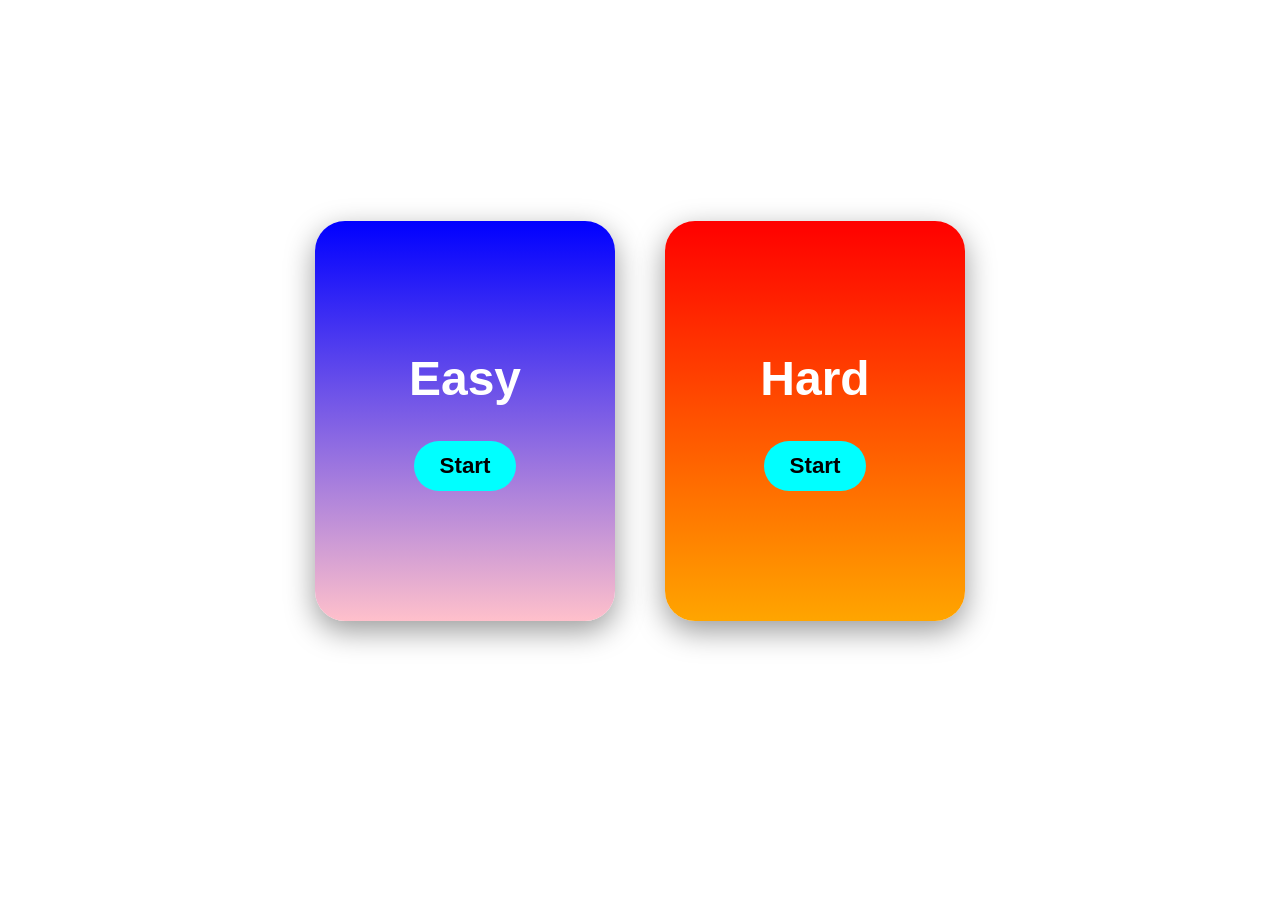
<file: index.html>
<!DOCTYPE html>
<html lang="en">

<head>
    <meta charset="UTF-8">

    <meta name="viewport" content="width=device-width, initial-scale=1.0">

    <title>Ultimate Zone</title>

    <link rel="stylesheet" href="./style.css">

    <meta name="google-site-verification"
        content="UhRqJBiH0xNMRaKOj-wVQEhU7EUfueTrgzWJThFQO6c">

<meta name="google-adsense-account" content="ca-pub-4466129726974774">

    <meta name="description"
        content="Welcome to the Ultimate zone - Official Website it is still in progress so stay tuned to have fun">

    <meta name="robots" content="index, follow">
    <!-- Google tag (gtag.js) -->
    <script async src="https://www.googletagmanager.com/gtag/js?id=G-GPY6R4H0LZ"></script>
    <script>
      window.dataLayer = window.dataLayer || [];
        function gtag(){dataLayer.push(arguments);}
          gtag('js', new Date());
          
            gtag('config', 'G-GPY6R4H0LZ');
            </script>-->
</head>

<body class="bg1">

    <div class="div1">

        <h1>WELCOME TO THE ULTIMATE ZONE</h1>

        <p>BUCKLE UP PLAYER-ONE</p>

    </div>


    <div class="container">

        <div class="box easy">

            <h2>Easy</h2>

            <a href="./game1.html">
                Start
            </a>

        </div>


        <div class="box hard">

            <h2>Hard</h2>

            <a href="./game2.html">
                Start
            </a>

        </div>

    </div>


    <div class="text">

        <h1>Choose Difficulty</h1>

    </div>

</body>

</html>
</file>
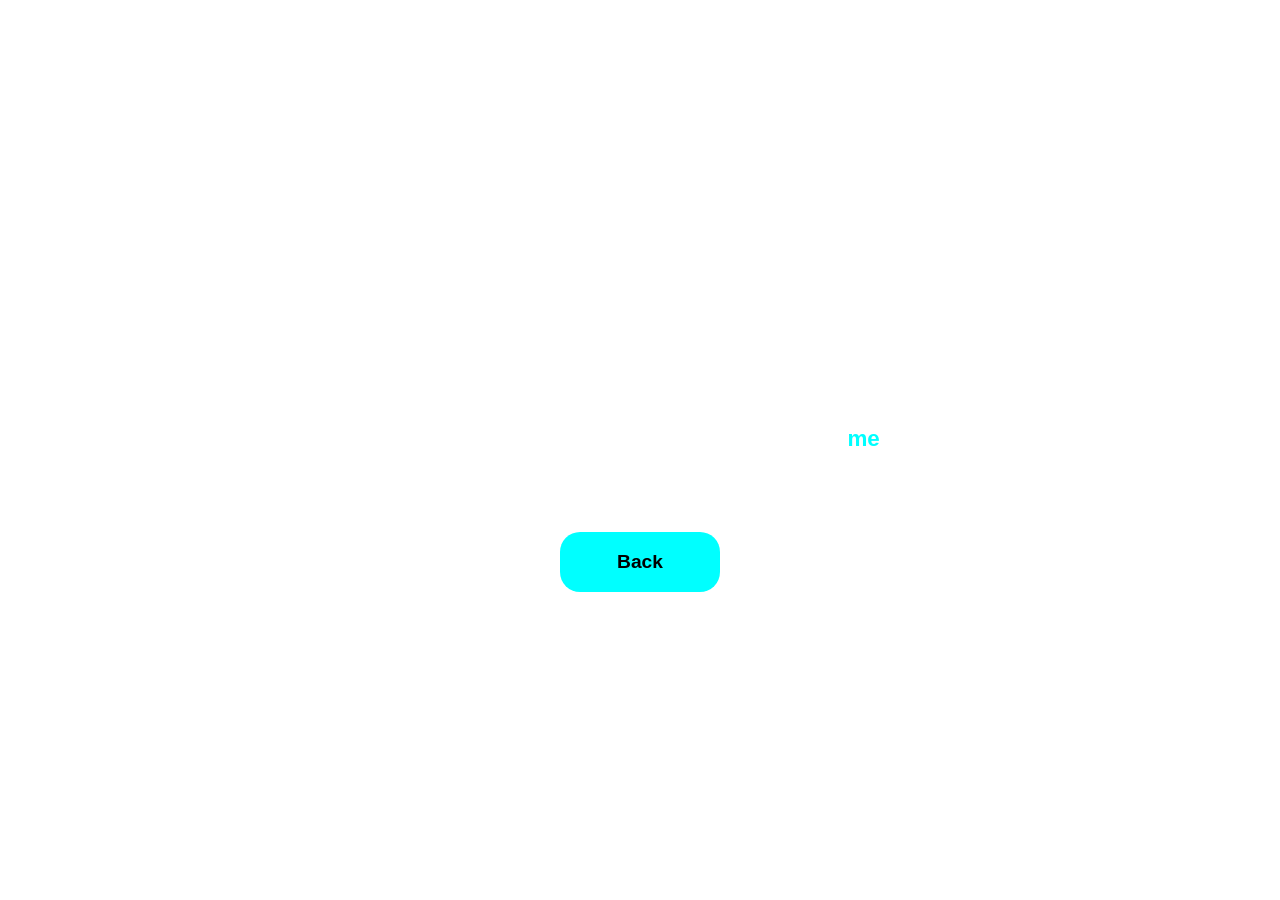
<file: congrats.html>
<!DOCTYPE html>
<html lang="en">

<head>
    <meta charset="UTF-8">
    <meta name="viewport" content="width=device-width, initial-scale=1.0">

    <title>YOU WIN</title>

    <link rel="stylesheet" href="./cong.css">
</head>

<body class="bgwin">

    <main class="windiv">

        <h1 class="win1">
            CONGRATS YOU WON
        </h1>

        <p class="win2">
            You completed easy mode
            (This is a test so feel free to tell
            <a href="https://www.facebook.com/profile.php?id=61592541224812&rdid=RxP8X2OnibLxBExS&share_url=https%3A%2F%2Fwww.facebook.com%2Fshare%2F1EEGLREL3a%2F#">
                me
            </a>
            what you feel about it)
        </p>

    </main>


    <div class="winbutenall">

        <button class="winbuten">
            <a href="./index.html">
                Back
            </a>
        </button>

    </div>

</body>

</html>
</file>
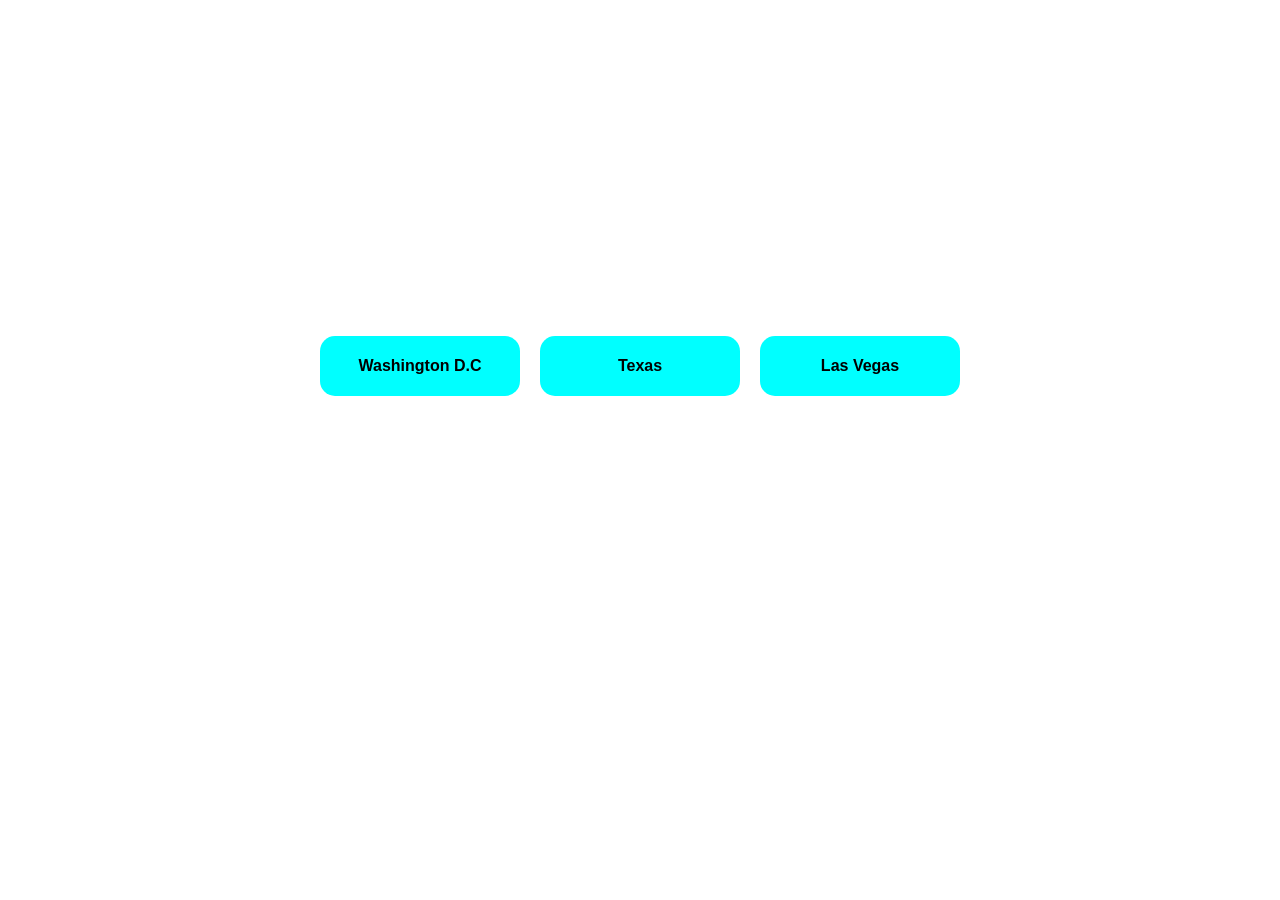
<file: game1.html>
<!DOCTYPE html>
<html lang="en">

<head>
    <meta charset="UTF-8">
    <meta name="viewport" content="width=device-width, initial-scale=1.0">

    <title>Game Easy</title>

    <link rel="stylesheet" href="./gam1.css">
</head>

<body class="bdy1">

    <div class="bg2">

        <main class="devesyall">

            <div class="devesy">
                <h1>LEVEL ONE</h1>
            </div>

            <div class="devesy1">
                <h1>What is the capital of America?</h1>
            </div>

            <div class="ansr1all">

                <button class="ansr1">
                    <a href="./congrats.html">Washington D.C</a>
                </button>

                <button class="ansr2">
                    <a href="./lose.html">Texas</a>
                </button>

                <button class="ansr3">
                    <a href="./lose.html">Las Vegas</a>
                </button>

            </div>

        </main>

    </div>

</body>

</html>
</file>
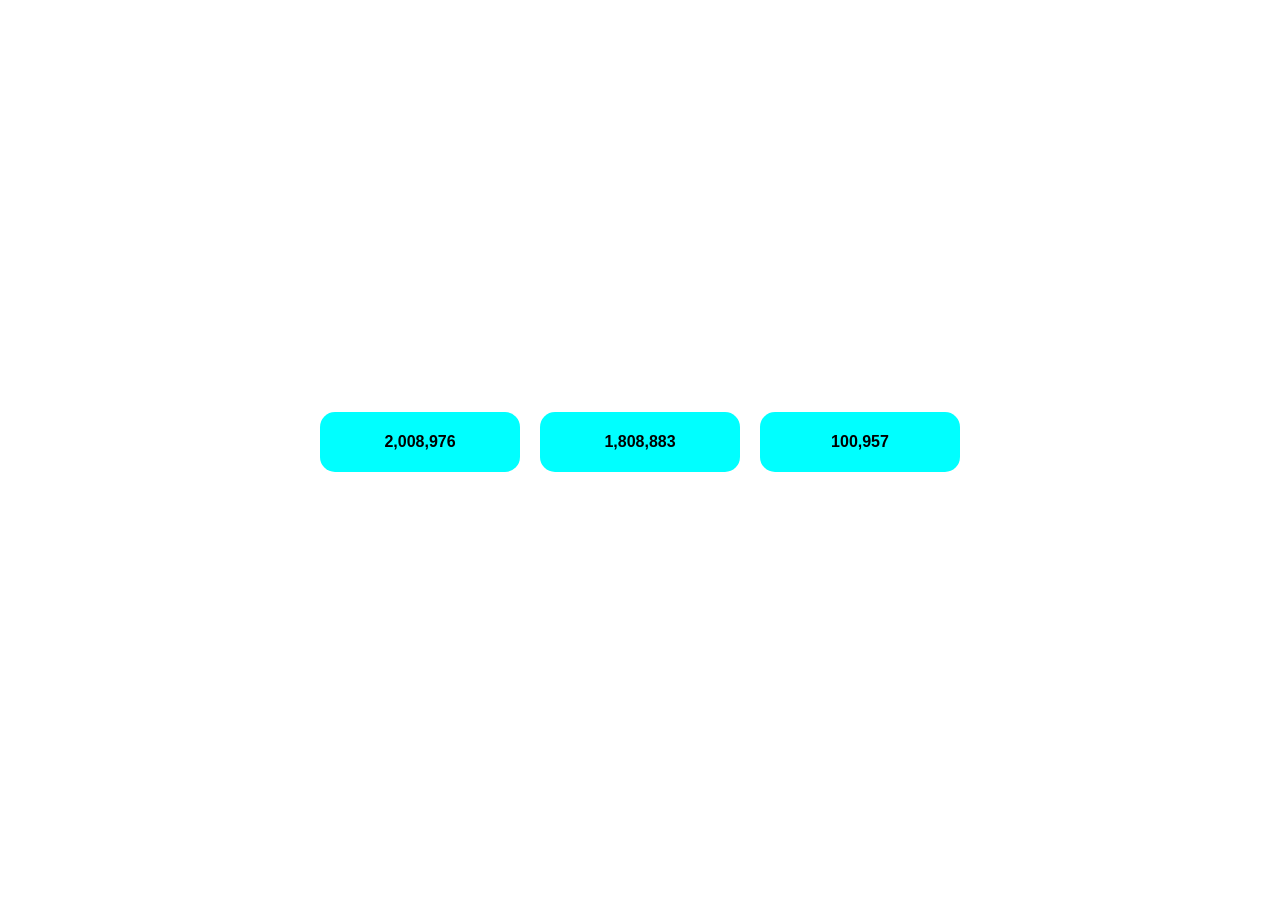
<file: game2.html>
<!DOCTYPE html>
<html lang="en">

<head>
    <meta charset="UTF-8">
    <meta name="viewport" content="width=device-width, initial-scale=1.0">

    <title>Game Hard</title>

    <link rel="stylesheet" href="./gam3.css">
</head>

<body class="bghrd">

    <main class="divallwrdhrd">

        <div class="hard-title">
            <h1>LEVEL ONE</h1>
        </div>

        <div class="devhard1">
            <h1>
                What is 200987<br>
                times 9?
            </h1>
        </div>

        <div class="devallbuten">

            <button class="ansr4">
                <a href="./lose.html">2,008,976</a>
            </button>

            <button class="ansr5">
                <a href="./congrats.html">1,808,883</a>
            </button>

            <button class="ansr6">
                <a href="./lose.html">100,957</a>
            </button>

        </div>

    </main>

</body>

</html>
</file>
<file: style.css>
/* =========================
   RESET
========================= */

* {
    box-sizing: border-box;
    margin: 0;
    padding: 0;
}

html {
    width: 100%;
    min-height: 100%;
    overflow-x: hidden;
}

body {
    width: 100%;
    min-height: 100vh;

    color: white;

    font-family: Arial, sans-serif;

    overflow-x: hidden;
}


/* =========================
   BACKGROUND
========================= */

.bg1 {
    min-height: 100vh;

    background-image: url("https://images.pexels.com/photos/5883539/pexels-photo-5883539.jpeg");

    background-repeat: no-repeat;
    background-position: center;
    background-size: cover;

    background-attachment: fixed;

    padding: 40px 20px;
}


/* =========================
   WELCOME TEXT
========================= */

.div1 {
    width: 100%;

    display: flex;
    flex-direction: column;

    align-items: center;
    justify-content: center;

    text-align: center;

    gap: 15px;

    margin-bottom: 50px;
}

.div1 h1 {
    font-size: clamp(2rem, 6vw, 4rem);
    line-height: 1.1;
}

.div1 p {
    font-size: clamp(1rem, 3vw, 1.5rem);
}


/* =========================
   DIFFICULTY CONTAINER
========================= */

.container {
    width: 100%;

    display: flex;

    align-items: center;
    justify-content: center;

    gap: 50px;
}


/* =========================
   BOXES
========================= */

.box {
    width: 300px;
    height: 400px;

    display: flex;
    flex-direction: column;

    align-items: center;
    justify-content: center;

    gap: 35px;

    border-radius: 30px;

    font-size: 2em;

    box-shadow:
        0 10px 30px rgba(0, 0, 0, 0.4);

    transition:
        transform 0.2s ease,
        box-shadow 0.2s ease;
}


/* =========================
   BOX HOVER
========================= */

.box:hover {
    transform: translateY(-8px);

    box-shadow:
        0 15px 40px rgba(0, 0, 0, 0.5);
}


/* =========================
   EASY
========================= */

.easy {
    background: linear-gradient(
        blue,
        pink
    );
}

.easy a {
    background: aqua;
}


/* =========================
   HARD
========================= */

.hard {
    background: linear-gradient(
        red,
        orange
    );
}

.hard a {
    background: aqua;
}


/* =========================
   BUTTONS
========================= */

.box a {
    display: inline-block;

    text-decoration: none;

    color: black;

    padding: 12px 25px;

    border-radius: 30px;

    font-size: 0.7em;
    font-weight: bold;

    transition: transform 0.2s ease;
}

.box a:hover {
    transform: scale(1.1);
}


/* =========================
   CHOOSE DIFFICULTY
========================= */

.text {
    width: 100%;

    display: flex;

    align-items: center;
    justify-content: center;

    text-align: center;

    margin-top: 50px;
}

.text h1 {
    font-size: clamp(1.8rem, 5vw, 3rem);
}


/* =========================
   TABLET
========================= */

@media screen and (max-width: 900px) {

    .container {
        gap: 25px;
    }

    .box {
        width: 280px;
        height: 350px;
    }
}


/* =========================
   MOBILE
========================= */

@media screen and (max-width: 600px) {

    .bg1 {
        min-height: 100vh;

        padding: 30px 15px;

        background-attachment: scroll;
        background-position: center;
        background-size: cover;
    }


    .div1 {
        margin-bottom: 35px;
    }


    .div1 h1 {
        font-size: 2rem;
    }


    .div1 p {
        font-size: 1rem;
    }


    /* STACK THE BOXES */

    .container {
        width: 100%;

        flex-direction: column;

        gap: 25px;
    }


    /* MOBILE BOX */

    .box {
        width: min(90vw, 300px);

        height: 280px;

        font-size: 1.5em;

        border-radius: 25px;
    }


    .box a {
        padding: 12px 25px;
    }


    .text {
        margin-top: 35px;
    }


    .text h1 {
        font-size: 1.8rem;
    }
}


/* =========================
   SMALL PHONES
========================= */

@media screen and (max-width: 400px) {

    .bg1 {
        padding: 25px 10px;
    }


    .div1 h1 {
        font-size: 1.7rem;
    }


    .div1 p {
        font-size: 0.9rem;
    }


    .box {
        width: 90vw;
        height: 250px;
    }


    .text h1 {
        font-size: 1.5rem;
    }
}
</file>
<file: cong.css>
/* =========================
   RESET
========================= */

* {
    box-sizing: border-box;
    margin: 0;
    padding: 0;
}

html {
    width: 100%;
    min-height: 100%;
    scroll-behavior: smooth;
    overflow-x: hidden;
}

body {
    width: 100%;
    min-height: 100vh;
    overflow-x: hidden;

    font-family: Arial, sans-serif;
}


/* =========================
   WIN PAGE BACKGROUND
========================= */

.bgwin {
    width: 100%;
    min-height: 100vh;

    background-image: url("https://images.pexels.com/photos/8500623/pexels-photo-8500623.jpeg");
    background-repeat: no-repeat;
    background-position: center;
    background-size: cover;

    display: flex;
    flex-direction: column;

    align-items: center;
    justify-content: center;

    padding: 40px 20px;
}


/* =========================
   WIN MESSAGE
========================= */

.windiv {
    width: 100%;
    max-width: 900px;

    display: flex;
    flex-direction: column;

    align-items: center;
    justify-content: center;

    text-align: center;

    color: white;

    gap: 25px;
}


/* =========================
   WIN TITLE
========================= */

.win1 {
    width: 100%;
    height: auto;

    font-size: clamp(2.2rem, 7vw, 5rem);
    line-height: 1.1;

    color: white;

    text-align: center;
}


/* =========================
   WIN DESCRIPTION
========================= */

.win2 {
    width: 100%;
    max-width: 800px;

    height: auto;

    font-size: clamp(1rem, 3vw, 1.4rem);
    line-height: 1.6;

    text-align: center;
}


/* =========================
   FEEDBACK LINK
========================= */

.win2 a {
    color: aqua;
    font-weight: bold;
    text-decoration: none;
}

.win2 a:hover {
    text-decoration: underline;
}


/* =========================
   BUTTON CONTAINER
========================= */

.winbutenall {
    width: 100%;

    display: flex;

    align-items: center;
    justify-content: center;

    margin-top: 40px;
}


/* =========================
   BACK BUTTON
========================= */

.winbuten {
    background-color: aqua;

    border: none;
    border-radius: 20px;

    cursor: pointer;

    margin: 0;

    transition: transform 0.2s ease,
                opacity 0.2s ease;
}


/* =========================
   BACK BUTTON LINK
========================= */

.winbuten a {
    display: flex;

    align-items: center;
    justify-content: center;

    width: 160px;
    min-height: 60px;

    padding: 10px 20px;

    color: #000;

    text-decoration: none;

    font-size: 1.2rem;
    font-weight: bold;
}


/* =========================
   BUTTON HOVER
========================= */

.winbuten:hover {
    transform: scale(1.08);
    opacity: 0.9;
}


/* =========================
   TABLET
========================= */

@media screen and (max-width: 900px) {

    .bgwin {
        padding: 35px 20px;
    }

    .win1 {
        font-size: 3.5rem;
    }

    .win2 {
        font-size: 1.2rem;
    }
}


/* =========================
   MOBILE
========================= */

@media screen and (max-width: 600px) {

    .bgwin {
        min-height: 100vh;

        padding: 30px 15px;

        background-position: center;
        background-size: cover;

        background-attachment: scroll;
    }


    .windiv {
        gap: 20px;
    }


    .win1 {
        width: 100%;

        font-size: 2.3rem;

        line-height: 1.15;
    }


    .win2 {
        width: 100%;

        padding: 0 10px;

        font-size: 1rem;

        line-height: 1.6;
    }


    .winbutenall {
        margin-top: 30px;
    }


    .winbuten {
        width: min(90vw, 300px);
    }


    .winbuten a {
        width: 100%;

        min-height: 55px;

        font-size: 1rem;
    }
}


/* =========================
   SMALL PHONES
========================= */

@media screen and (max-width: 400px) {

    .bgwin {
        padding: 25px 10px;
    }


    .win1 {
        font-size: 1.9rem;
    }


    .win2 {
        font-size: 0.9rem;
    }


    .winbuten {
        width: 90vw;
    }
}
</file>
<file: gam1.css>
/* =========================
   RESET
========================= */

* {
    box-sizing: border-box;
    margin: 0;
    padding: 0;
}

html {
    width: 100%;
    min-height: 100%;
    scroll-behavior: smooth;
    overflow-x: hidden;
}

body {
    width: 100%;
    min-height: 100vh;
    overflow-x: hidden;

    font-family: Arial, sans-serif;
    color: white;
}


/* =========================
   BACKGROUND
========================= */

.bdy1 {
    width: 100%;
    min-height: 100vh;

    background-image: url("https://images.pexels.com/photos/18425164/pexels-photo-18425164.jpeg");
    background-repeat: no-repeat;
    background-position: center;
    background-size: cover;

    background-attachment: fixed;
}


/* =========================
   MAIN CONTENT
========================= */

.devesyall {
    width: 100%;
    min-height: 100vh;

    display: flex;
    flex-direction: column;

    align-items: center;
    justify-content: flex-start;

    padding: 40px 20px;
}


/* =========================
   LEVEL ONE
========================= */

.devesy {
    width: 100%;

    display: flex;
    align-items: center;
    justify-content: center;

    text-align: center;
}

.devesy h1 {
    font-size: clamp(2rem, 6vw, 4rem);
}


/* =========================
   QUESTION
========================= */

.devesy1 {
    width: 100%;
    max-width: 900px;

    display: flex;
    flex-direction: column;

    align-items: center;
    justify-content: center;

    text-align: center;

    margin-top: 40px;
}

.devesy1 h1 {
    font-size: clamp(1.5rem, 4vw, 3rem);
    line-height: 1.3;
}


/* =========================
   ANSWERS
========================= */

.ansr1all {
    width: 100%;
    max-width: 900px;

    display: flex;
    flex-direction: row;

    align-items: center;
    justify-content: center;

    gap: 20px;

    /*
       DO NOT use margin-top: 500px.
       This keeps the answers responsive.
    */
    margin-top: 120px;
}


/* =========================
   ANSWER BUTTONS
========================= */

.ansr1all button {
    width: 200px;
    min-height: 60px;

    padding: 10px 20px;

    border: none;
    border-radius: 15px;

    font-size: 1rem;
    font-weight: bold;

    cursor: pointer;

    transition:
        transform 0.2s ease,
        opacity 0.2s ease;
}


/* =========================
   BUTTON 1
========================= */

.ansr1 {
    background-color: aqua;
}


/* =========================
   BUTTON 2
========================= */

.ansr2 {
    background-color: aqua;
}


/* =========================
   BUTTON 3
========================= */

.ansr3 {
    background-color: aqua;
}


/* =========================
   LINKS
========================= */

.ansr1 a,
.ansr2 a,
.ansr3 a {
    display: flex;

    width: 100%;
    min-height: 40px;

    align-items: center;
    justify-content: center;

    color: #000;
    text-decoration: none;

    padding: 10px;
}


/* =========================
   REMOVE OLD DIFFERENT
   LINK PADDINGS
========================= */

.ansr1 a {
    padding-right: 10px;
}

.ansr2 a {
    padding-bottom: 10px;
}

.ansr3 a {
    padding-left: 10px;
}


/* =========================
   HOVER
========================= */

.ansr1all button:hover {
    transform: scale(1.05);
    opacity: 0.9;
}


/* =========================
   TABLET
========================= */

@media screen and (max-width: 900px) {

    .devesyall {
        padding: 35px 20px;
    }

    .ansr1all {
        margin-top: 90px;
        gap: 15px;
    }

    .ansr1all button {
        width: 180px;
    }
}


/* =========================
   MOBILE
========================= */

@media screen and (max-width: 600px) {

    .bdy1 {
        background-attachment: scroll;
        background-position: center;
        background-size: cover;
    }


    .devesyall {
        min-height: 100vh;

        padding: 30px 15px;
    }


    .devesy h1 {
        font-size: 2rem;
        line-height: 1.2;
    }


    .devesy1 {
        margin-top: 30px;

        padding: 0 10px;
    }


    .devesy1 h1 {
        font-size: 1.5rem;
        line-height: 1.3;
    }


    /* STACK ANSWERS ON PHONE */

    .ansr1all {
        width: 100%;

        flex-direction: column;

        gap: 15px;

        margin-top: 60px;
    }


    .ansr1all button {
        width: min(90vw, 350px);

        min-height: 60px;

        font-size: 1rem;

        border-radius: 15px;
    }


    .ansr1 a,
    .ansr2 a,
    .ansr3 a {
        min-height: 40px;

        padding: 10px;
    }
}


/* =========================
   SMALL PHONES
========================= */

@media screen and (max-width: 400px) {

    .devesyall {
        padding: 25px 10px;
    }


    .devesy h1 {
        font-size: 1.7rem;
    }


    .devesy1 {
        margin-top: 25px;
    }


    .devesy1 h1 {
        font-size: 1.25rem;
    }


    .ansr1all {
        margin-top: 45px;
    }


    .ansr1all button {
        width: 90vw;

        min-height: 55px;

        font-size: 0.95rem;
    }
}
</file>
<file: gam3.css>
/* =========================
   RESET
========================= */

* {
    box-sizing: border-box;
    margin: 0;
    padding: 0;
}

html {
    width: 100%;
    min-height: 100%;
    overflow-x: hidden;
}

body {
    width: 100%;
    min-height: 100vh;

    color: white;
    font-family: Arial, sans-serif;

    overflow-x: hidden;
}


/* =========================
   BACKGROUND
========================= */

.bghrd {
    width: 100%;
    min-height: 100vh;

    background-image: url("https://images.pexels.com/photos/18425164/pexels-photo-18425164.jpeg");

    background-repeat: no-repeat;
    background-position: center;
    background-size: cover;

    background-attachment: fixed;
}


/* =========================
   MAIN CONTENT
========================= */

.divallwrdhrd {
    width: 100%;
    min-height: 100vh;

    display: flex;
    flex-direction: column;

    align-items: center;
    justify-content: flex-start;

    text-align: center;

    padding: 40px 20px;
}


/* =========================
   TITLE
========================= */

.hard-title {
    width: 100%;

    display: flex;
    justify-content: center;
    align-items: center;
}

.hard-title h1 {
    font-size: clamp(2rem, 6vw, 4rem);
    line-height: 1.2;
}


/* =========================
   QUESTION
========================= */

.devhard1 {
    width: 100%;
    max-width: 900px;

    display: flex;
    align-items: center;
    justify-content: center;

    text-align: center;

    margin-top: 50px;
}

.devhard1 h1 {
    font-size: clamp(1.5rem, 4vw, 3rem);
    line-height: 1.3;
}


/* =========================
   ANSWERS
========================= */

.devallbuten {
    width: 100%;
    max-width: 900px;

    display: flex;
    flex-direction: row;

    align-items: center;
    justify-content: center;

    gap: 20px;

    margin-top: 120px;
}


/* =========================
   BUTTONS
========================= */

.ansr4,
.ansr5,
.ansr6 {
    width: 200px;
    min-height: 60px;

    border: none;
    border-radius: 15px;

    cursor: pointer;

    font-size: 1rem;
    font-weight: bold;

    transition: 0.2s ease;
}


/* =========================
   BUTTON COLORS
========================= */

.ansr4 {
    background-color: aqua;
}

.ansr5 {
    background-color: aqua;
}

.ansr6 {
    background-color: aqua;
}


/* =========================
   LINKS
========================= */

.ansr4 a,
.ansr5 a,
.ansr6 a {
    width: 100%;
    min-height: 40px;

    display: flex;

    align-items: center;
    justify-content: center;

    padding: 10px;

    color: black;
    text-decoration: none;
}


/* =========================
   HOVER
========================= */

.ansr4:hover,
.ansr5:hover,
.ansr6:hover {
    transform: scale(1.05);
    opacity: 0.9;
}


/* =========================
   TABLET
========================= */

@media screen and (max-width: 900px) {

    .divallwrdhrd {
        padding: 35px 20px;
    }

    .devallbuten {
        gap: 15px;
        margin-top: 90px;
    }

    .ansr4,
    .ansr5,
    .ansr6 {
        width: 180px;
    }
}


/* =========================
   MOBILE
========================= */

@media screen and (max-width: 600px) {

    .bghrd {
        background-attachment: scroll;
        background-position: center;
        background-size: cover;
    }


    .divallwrdhrd {
        min-height: 100vh;

        padding: 30px 15px;
    }


    .hard-title h1 {
        font-size: 2rem;
    }


    .devhard1 {
        margin-top: 35px;

        padding: 0 10px;
    }


    .devhard1 h1 {
        font-size: 1.5rem;
        line-height: 1.4;
    }


    /* STACK BUTTONS */

    .devallbuten {
        width: 100%;

        flex-direction: column;

        gap: 15px;

        margin-top: 60px;
    }


    .ansr4,
    .ansr5,
    .ansr6 {
        width: min(90vw, 350px);

        min-height: 60px;

        font-size: 1rem;

        border-radius: 15px;
    }


    .ansr4 a,
    .ansr5 a,
    .ansr6 a {
        min-height: 40px;
    }
}


/* =========================
   SMALL PHONES
========================= */

@media screen and (max-width: 400px) {

    .divallwrdhrd {
        padding: 25px 10px;
    }


    .hard-title h1 {
        font-size: 1.7rem;
    }


    .devhard1 {
        margin-top: 25px;
    }


    .devhard1 h1 {
        font-size: 1.25rem;
    }


    .devallbuten {
        margin-top: 45px;
    }


    .ansr4,
    .ansr5,
    .ansr6 {
        width: 90vw;

        min-height: 55px;

        font-size: 0.95rem;
    }
}
</file>
